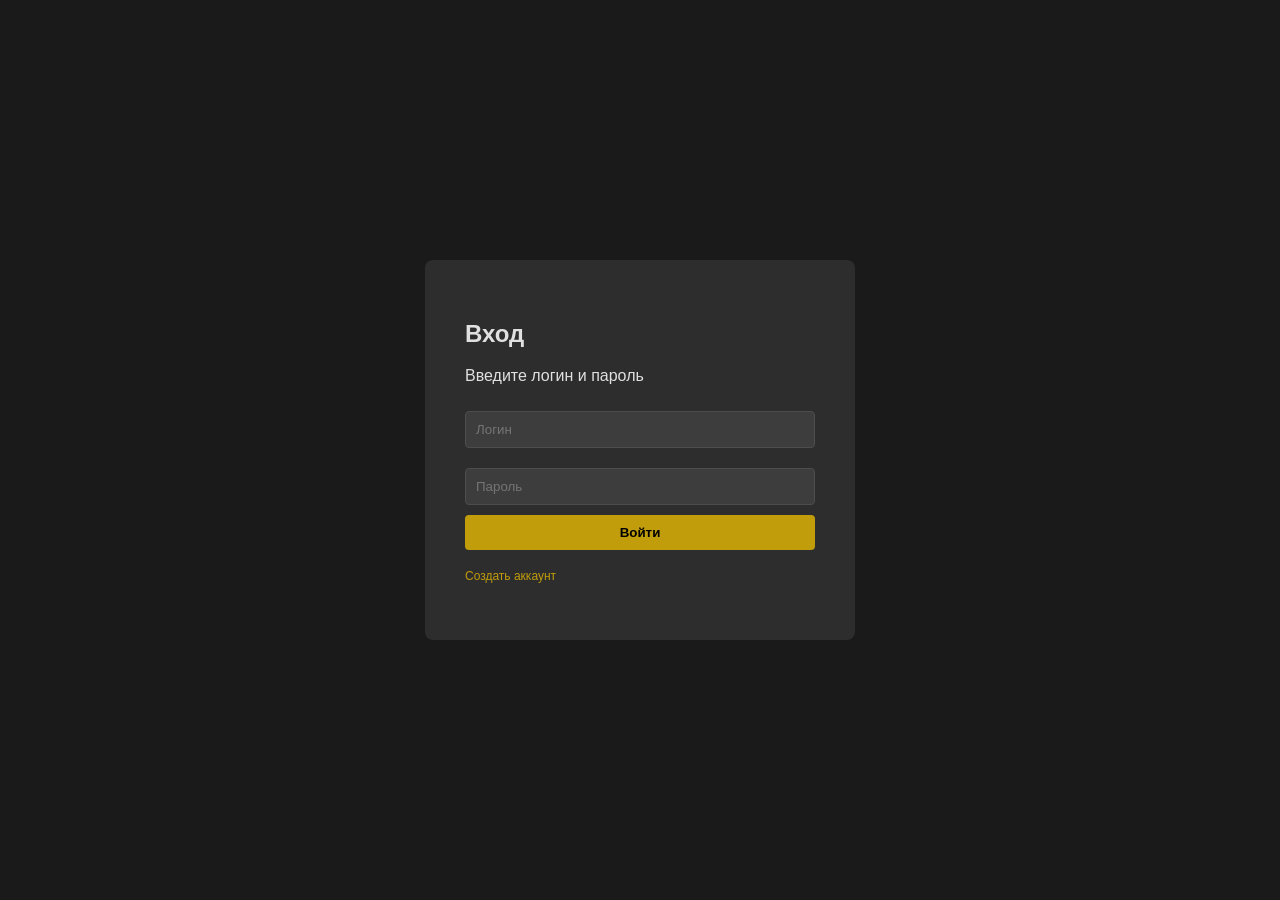
<file: templates/login.html>
<!DOCTYPE html>
<html>
<head>
    <meta charset="UTF-8">
    <title>Вход — MyBakery</title>
    <style>
        body { background-color: #1a1a1a; color: #e0e0e0; font-family: sans-serif; display: flex; justify-content: center; align-items: center; height: 100vh; margin: 0; }
        .login-box { background: #2d2d2d; padding: 40px; border-radius: 8px; width: 350px; }
        input { width: 100%; padding: 10px; margin: 10px 0; background: #3d3d3d; border: 1px solid #4d4d4d; color: white; border-radius: 4px; box-sizing: border-box; }
        button { width: 100%; padding: 10px; background: #c29d0b; border: none; border-radius: 4px; cursor: pointer; font-weight: bold; }
        a { color: #c29d0b; text-decoration: none; font-size: 12px; }
    </style>
</head>
<body>
    <div class="login-box">
        <h2>Вход</h2>
        <p>Введите логин и пароль</p>
        <input type="text" placeholder="Логин">
        <input type="password" placeholder="Пароль">
        <button>Войти</button>
        <p><a href="/register">Создать аккаунт</a></p>
    </div>
</body>
</html>
</file>
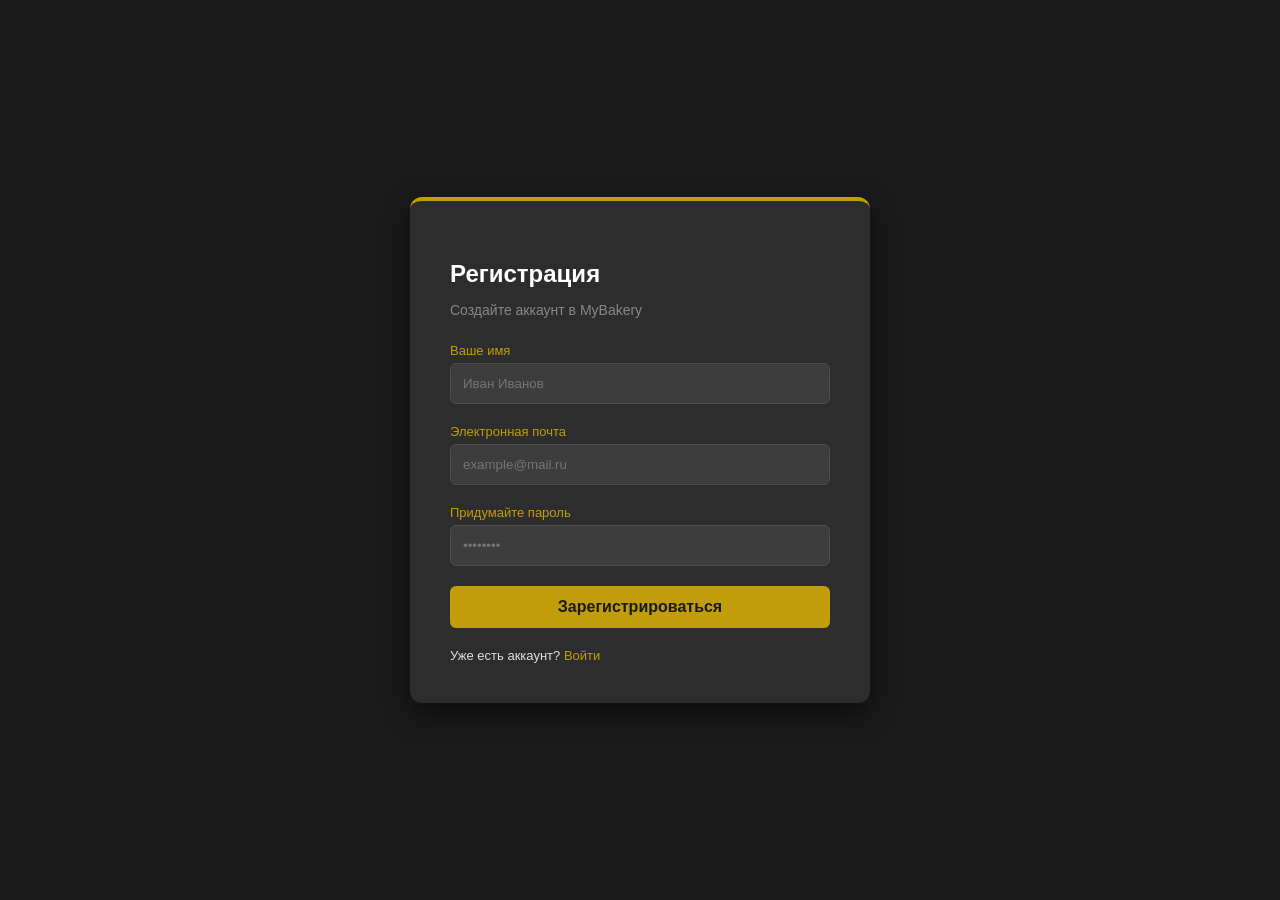
<file: templates/register.html>
<!DOCTYPE html>
<html lang="ru">
<head>
    <meta charset="UTF-8">
    <title>Регистрация — MyBakery</title>
    <style>
        body {
            background-color: #1a1a1a;
            color: #e0e0e0;
            font-family: 'Segoe UI', sans-serif;
            display: flex;
            justify-content: center;
            align-items: center;
            height: 100vh;
            margin: 0;
        }
        .register-box {
            background: #2d2d2d;
            padding: 40px;
            border-radius: 12px;
            width: 380px;
            box-shadow: 0 10px 25px rgba(0,0,0,0.5);
            border-top: 4px solid #c29d0b;
        }
        h2 { color: #fff; margin-bottom: 10px; }
        p { color: #888; margin-bottom: 25px; font-size: 14px; }
        label { display: block; text-align: left; margin-bottom: 5px; font-size: 13px; color: #c29d0b; }
        input {
            width: 100%;
            padding: 12px;
            margin-bottom: 20px;
            background: #3d3d3d;
            border: 1px solid #4d4d4d;
            color: white;
            border-radius: 6px;
            box-sizing: border-box;
            outline: none;
        }
        input:focus { border-color: #c29d0b; }
        button {
            width: 100%;
            padding: 12px;
            background: #c29d0b;
            border: none;
            border-radius: 6px;
            cursor: pointer;
            font-weight: bold;
            color: #1a1a1a;
            font-size: 16px;
            transition: 0.3s;
        }
        button:hover { background: #e0b612; }
        .footer-link { margin-top: 20px; font-size: 13px; }
        .footer-link a { color: #c29d0b; text-decoration: none; }
    </style>
</head>
<body>
    <div class="register-box">
        <h2>Регистрация</h2>
        <p>Создайте аккаунт в MyBakery</p>

        <label>Ваше имя</label>
        <input type="text" placeholder="Иван Иванов">

        <label>Электронная почта</label>
        <input type="email" placeholder="example@mail.ru">

        <label>Придумайте пароль</label>
        <input type="password" placeholder="••••••••">

        <button>Зарегистрироваться</button>

        <div class="footer-link">
            Уже есть аккаунт? <a href="/login">Войти</a>
        </div>
    </div>
</body>
</html>
</file>
